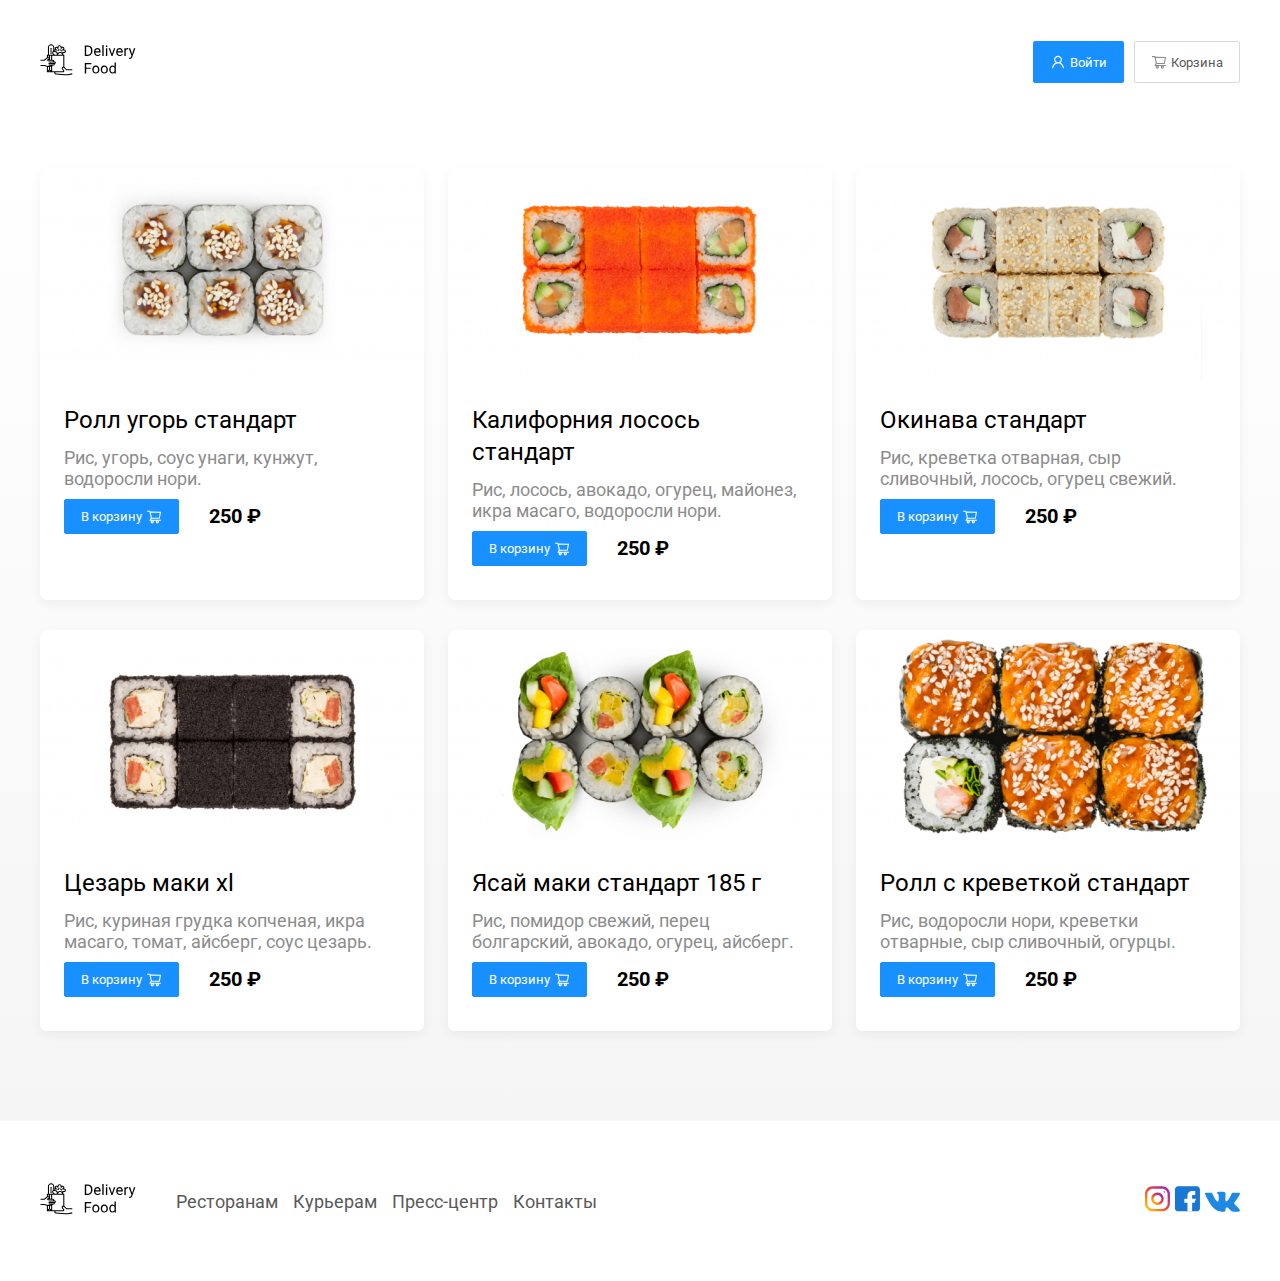
<file: goods.html>
<!DOCTYPE html>
<html lang="ru">

<head>
    <meta charset="UTF-8">
    <meta name="viewport" content="width=device-width, initial-scale=1.0">
    <link href="https://fonts.googleapis.com/css2?family=Roboto:wght@300;400;700&display=swap" rel="stylesheet">
    <link rel="stylesheet" href="./style.css">
    <title>Delivery Food</title>
</head>

<body>
    <div class="page-wrapper">
        <header class="header">
            <div class="container">
                <div class="header-box">
                    <a href="./index.html" class="header-logo logo">
                        <img src="./images/logo.svg" alt="logo">
                    </a>
                    <div class="header-controls">
                        <button class="btn btn-primary">
                            <img src="./icons/user.svg" alt="user">
                            Войти
                        </button>
                        <button class="btn btn-outline">
                            <img src="./icons/cart.svg" alt="cart">
                            Корзина
                        </button>
                    </div>
                </div>
            </div>
        </header>
        <main class="main">
            <section class="products">
                <div class="container">
                    <div class="products-wrapper">
                        <div class="products-card">
                            <div class="products-card__image">
                                <img src="./images/goods/goods-1.jpg" alt="goods">
                            </div>
                            <div class="products-card__description">
                                <div class="products-card__description--row">
                                    <h5 class="products-card__description--name">Ролл угорь стандарт</h5>
                                </div>
                                <div class="products-card__description--row">
                                    <p class="products-card__description--text">Рис, угорь, соус унаги, кунжут,
                                        водоросли нори.</p>
                                </div>
                                <div class="products-card__description--row">
                                    <div class="products-card__description-controls">
                                        <button class="btn btn-primary">
                                            В корзину
                                            <img src="./icons/cart-white.svg" alt="user">
                                        </button>
                                        <span class="products-card__description-controls--price">250 ₽</span>
                                    </div>
                                </div>
                            </div>
                        </div>
                        <div class="products-card">
                            <div class="products-card__image">
                                <img src="./images/goods/goods-2.jpg" alt="goods">
                            </div>
                            <div class="products-card__description">
                                <div class="products-card__description--row">
                                    <h5 class="products-card__description--name">Калифорния лосось стандарт</h5>
                                </div>
                                <div class="products-card__description--row">
                                    <p class="products-card__description--text">Рис, лосось, авокадо, огурец, майонез,
                                        икра масаго, водоросли нори.</p>
                                </div>
                                <div class="products-card__description--row">
                                    <div class="products-card__description-controls">
                                        <button class="btn btn-primary">
                                            В корзину
                                            <img src="./icons/cart-white.svg" alt="user">
                                        </button>
                                        <span class="products-card__description-controls--price">250 ₽</span>
                                    </div>
                                </div>
                            </div>
                        </div>
                        <div class="products-card">
                            <div class="products-card__image">
                                <img src="./images/goods/goods-3.jpg" alt="goods">
                            </div>
                            <div class="products-card__description">
                                <div class="products-card__description--row">
                                    <h5 class="products-card__description--name">Окинава стандарт</h5>
                                </div>
                                <div class="products-card__description--row">
                                    <p class="products-card__description--text"> Рис, креветка отварная, сыр сливочный,
                                        лосось, огурец свежий.</p>
                                </div>
                                <div class="products-card__description--row">
                                    <div class="products-card__description-controls">
                                        <button class="btn btn-primary">
                                            В корзину
                                            <img src="./icons/cart-white.svg" alt="user">
                                        </button>
                                        <span class="products-card__description-controls--price">250 ₽</span>
                                    </div>
                                </div>
                            </div>
                        </div>
                        <div class="products-card">
                            <div class="products-card__image">
                                <img src="./images/goods/goods-4.jpg" alt="goods">
                            </div>
                            <div class="products-card__description">
                                <div class="products-card__description--row">
                                    <h5 class="products-card__description--name">Цезарь маки хl</h5>
                                </div>
                                <div class="products-card__description--row">
                                    <p class="products-card__description--text">Рис, куриная грудка копченая, икра
                                        масаго, томат, айсберг, соус цезарь.</p>
                                </div>
                                <div class="products-card__description--row">
                                    <div class="products-card__description-controls">
                                        <button class="btn btn-primary">
                                            В корзину
                                            <img src="./icons/cart-white.svg" alt="user">
                                        </button>
                                        <span class="products-card__description-controls--price">250 ₽</span>
                                    </div>
                                </div>
                            </div>
                        </div>
                        <div class="products-card">
                            <div class="products-card__image">
                                <img src="./images/goods/goods-5.jpg" alt="goods">
                            </div>
                            <div class="products-card__description">
                                <div class="products-card__description--row">
                                    <h5 class="products-card__description--name">Ясай маки стандарт 185 г</h5>
                                </div>
                                <div class="products-card__description--row">
                                    <p class="products-card__description--text">Рис, помидор свежий, перец болгарский,
                                        авокадо, огурец, айсберг.</p>
                                </div>
                                <div class="products-card__description--row">
                                    <div class="products-card__description-controls">
                                        <button class="btn btn-primary">
                                            В корзину
                                            <img src="./icons/cart-white.svg" alt="user">
                                        </button>
                                        <span class="products-card__description-controls--price">250 ₽</span>
                                    </div>
                                </div>
                            </div>
                        </div>
                        <div class="products-card">
                            <div class="products-card__image">
                                <img src="./images/goods/goods-6.jpg" alt="goods">
                            </div>
                            <div class="products-card__description">
                                <div class="products-card__description--row">
                                    <h5 class="products-card__description--name">Ролл с креветкой стандарт</h5>
                                </div>
                                <div class="products-card__description--row">
                                    <p class="products-card__description--text">Рис, водоросли нори, креветки отварные,
                                        сыр сливочный, огурцы.</p>
                                </div>
                                <div class="products-card__description--row">
                                    <div class="products-card__description-controls">
                                        <button class="btn btn-primary">
                                            В корзину
                                            <img src="./icons/cart-white.svg" alt="user">
                                        </button>
                                        <span class="products-card__description-controls--price">250 ₽</span>
                                    </div>
                                </div>
                            </div>
                        </div>
                    </div>
                </div>
            </section>
        </main>
        <div class="cart-modal__overlay">
            <div class="cart-modal">
                <div class="cart-modal__header">
                    <h2 class="cart-modal__header--title">Корзина</h2>
                    <span class="cart-modal__header--close">
                        <img src="./icons/close.svg" alt="close">
                    </span>
                </div>
                <div class="cart-modal__body">
                    <div class="cart-item">
                        <div class="cart-item__title">
                            <p>Ролл угорь стандарт</p>
                        </div>
                        <div class="cart-item__controls">
                            <div class="cart-item__controls--price">
                                250 ₽
                            </div>
                            <button class="btn btn-outline">
                                -
                            </button>
                            <div class="cart-item__controls--count">
                                1
                            </div>
                            <button class="btn btn-outline">
                                +
                            </button>
                        </div>
                    </div>
                    <div class="cart-item">
                        <div class="cart-item__title">
                            <p>Ролл угорь стандарт</p>
                        </div>
                        <div class="cart-item__controls">
                            <div class="cart-item__controls--price">
                                250 ₽
                            </div>
                            <button class="btn btn-outline">
                                -
                            </button>
                            <div class="cart-item__controls--count">
                                1
                            </div>
                            <button class="btn btn-outline">
                                +
                            </button>
                        </div>
                    </div>
                    <div class="cart-item">
                        <div class="cart-item__title">
                            <p>Ролл угорь стандарт</p>
                        </div>
                        <div class="cart-item__controls">
                            <div class="cart-item__controls--price">
                                250 ₽
                            </div>
                            <button class="btn btn-outline">
                                -
                            </button>
                            <div class="cart-item__controls--count">
                                1
                            </div>
                            <button class="btn btn-outline">
                                +
                            </button>
                        </div>
                    </div>
                    <div class="cart-item">
                        <div class="cart-item__title">
                            <p>Ролл угорь стандарт</p>
                        </div>
                        <div class="cart-item__controls">
                            <div class="cart-item__controls--price">
                                250 ₽
                            </div>
                            <button class="btn btn-outline">
                                -
                            </button>
                            <div class="cart-item__controls--count">
                                1
                            </div>
                            <button class="btn btn-outline">
                                +
                            </button>
                        </div>
                    </div>
                    <div class="cart-item">
                        <div class="cart-item__title">
                            <p>Ролл угорь стандарт</p>
                        </div>
                        <div class="cart-item__controls">
                            <div class="cart-item__controls--price">
                                250 ₽
                            </div>
                            <button class="btn btn-outline">
                                -
                            </button>
                            <div class="cart-item__controls--count">
                                1
                            </div>
                            <button class="btn btn-outline">
                                +
                            </button>
                        </div>
                    </div>
                </div>
                <div class="cart-modal__footer">
                    <div class="cart-modal__footer--price">
                        1250 ₽
                    </div>
                    <div class="cart-modal__footer--controls">
                        <button class="btn btn-primary">
                            Оформить заказ
                        </button>
                        <button class="btn btn-outline">
                            Отмена
                        </button>
                    </div>
                </div>
            </div>
        </div>
        <footer class="footer">
            <div class="container">
                <div class="footer-box">
                    <a href="./index.html" class="footer-logo logo">
                        <img src="./images/logo.svg" alt="logo">
                    </a>
                    <div class="footer-nav">
                        <ul>
                            <li><a href="./goods.html">Ресторанам</a></li>
                            <li><a href="./goods.html">Курьерам</a></li>
                            <li><a href="./goods.html">Пресс-центр</a></li>
                            <li><a href="./goods.html">Контакты</a></li>
                        </ul>
                    </div>
                    <div class="footer-social">
                        <img src="./icons/instagram.svg" alt="instagram">
                        <img src="./icons/facebook.svg" alt="facebook">
                        <img src="./icons/vkontakte.svg" alt="vk">
                    </div>
                </div>
            </div>
        </footer>
    </div>
</body>

</html>
</file>
<file: style.css>
* {
    box-sizing: border-box;
    font-family: "Roboto", sans-serif;
    font-style: normal;
    line-height: normal;
}

a {
    text-decoration: none;
    color: inherit;
}

body {
    padding: 0;
    margin: 0;
}

main {
    flex-grow: 1;
    background: linear-gradient(180deg, rgba(245, 245, 245, 0) 1.04%, #f5f5f5 100%);
}

.page-wrapper {
    display: flex;
    flex-direction: column;
    min-height: 100vh;
}

.btn {
    display: flex;
    align-items: center;
    gap: 4px;
    padding: 8px 16px;
    border-radius: 2px;
    outline: none;
    cursor: pointer;
}

.btn-primary {
    background-color: #1890ff;
    border: 1px solid #1890ff;
    color: #fff;
}

.btn-outline {
    border: 1px solid #d9d9d9;
    box-shadow: 0px 0px 2px 0px rgba(0, 0, 0, 0.00);
    background: #fff;
    color: #595959;
}

.logo {
    max-width: 100px;
}

.logo img {
    width: 100%;
}

.container {
    height: 100%;
    width: 100%;
    max-width: 1230px;
    padding: 0 15px;
    margin: 0 auto;
}

.header {
    min-height: 124px;
    display: flex;
    align-items: center;
}

.header-box {
    display: flex;
    align-items: center;
    justify-content: space-between;
    height: 100%;
}

.header-controls {
    display: flex;
    align-items: center;
    justify-content: flex-end;
    gap: 10px;
}

.banner {
    margin-bottom: 56px;
}

.banner-item {
    background-image: url(./images/banner.png);
    background-color: #fff1b8;
    background-repeat: no-repeat;
    background-size: contain;
    background-position: center right;
    padding: 68px;
    border-radius: 10px;
}

.banner-item--title {
    color: #302C34;
    font-size: 39px;
    font-weight: 700;
    max-width: 40%;
    margin-top: 0;
    margin-bottom: 15px;
}

.banner-item--subtitle {
    font-weight: 400;
    font-size: 24px;
    color: #302c34;
    font-weight: 400;
    max-width: 50%;
    margin: 0;
}

.footer {
    min-height: 156px;
    display: flex;
    align-items: center;
    padding: 60px 0;
}

.footer-box {
    display: flex;
    align-items: center;
    justify-content: space-between;
    flex-wrap: wrap;
    height: 100%;
    gap: 36px;
}

.footer-nav {
    flex-grow: 1;
}

.footer-nav ul {
    display: flex;
    align-items: center;
    list-style: none;
    padding: 0;
    margin: 0;
    gap: 15px;
}

.footer-nav li {
    font-weight: 400;
    font-size: 18px;
    color: #595959;
}

.footer-socials {
    display: flex;
    align-items: center;
    justify-content: flex-end;
    gap: 20px;
}

.products-header {
    display: flex;
    justify-content: space-between;
    align-items: center;
    flex-wrap: wrap;
    gap: 24px;
}

.products-header--title {
    font-weight: 700;
    font-size: 36px;
    color: #000;
    margin: 0;
}

.products-header--search {
    min-width: 306px;
    height: 34px;
    flex-shrink: 0;
    border-radius: 2px;
    border: 1px solid #D9D9D9;
    color: #000;
    padding: 5px 12px;
}

.products-header--search:focus {
    border: 1px solid #d9d9d9;
    outline: none;
}

.products-header--search::placeholder {
    font-weight: 400;
    font-size: 16px;
    line-height: 150%;
    color: #bfbfbf;
}

.products-wrapper {
    margin-top: 44px;
    margin-bottom: 90px;
    display: flex;
    flex-wrap: wrap;
    row-gap: 30px;
    column-gap: 24px;
}

.products-card {
    width: calc((100% - 48px) / 3);
    box-shadow: 0 4px 12px 0 rgba(0, 0, 0, 0.05);
    background: #fff;
    border-radius: 7px;
    overflow: hidden;
    text-decoration: none;
}

.products-card__image {
    width: 100%;
}

.products-card__image img {
    width: 100%;
}

.products-card__description {
    padding: 20px 24px 34px 24px;
}

.products-card__description--row {
    display: flex;
    justify-content: space-between;
    align-items: center;
}

.products-card__description--row:not(:last-child) {
    margin-bottom: 10px;
}

.products-card__description--title {
    font-weight: 700;
    font-size: 24px;
    line-height: 133%;
    color: #000;
    margin: 0;
}

.products-card__description--badge {
    border-radius: 2px;
    padding: 1px 8px;
    width: 56px;
    height: 22px;
    background: #262626;
    font-weight: 400;
    font-size: 12px;
    line-height: 167%;
    color: #fff;
}

.products-card__description-info {
    display: flex;
    align-items: center;
    justify-content: flex-start;
    flex-wrap: wrap;
    row-gap: 25px;
    column-gap: 25px;
}

.products-card__description-info--raiting {
    display: flex;
    align-items: center;
    gap: 8px;
    font-weight: 700;
    font-size: 18px;
    line-height: 178%;
    color: #ffc107;
}

.products-card__description-info--price,
.products-card__description-info--group {
    font-weight: 400;
    font-size: 18px;
    line-height: 178%;
    color: #8c8c8c;
}

.products-card__description-info--price p,
.products-card__description-info--group p,
.products-card__description-info--raiting p {
    margin: 0;
}


.products-card__description-info--group {
    position: relative;
}

.products-card__description-info--group::before {
    position: absolute;
    left: -14px;
    top: 8px;
    content: '';
    display: block;
    width: 5px;
    height: 5px;
    border-radius: 50%;
    background: #8c8c8c;
}

.products-card__description--name {
    margin: 0;
    font-weight: 400;
    font-size: 24px;
    line-height: 133%;
    color: #000;
}

.products-card__description--text {
    margin: 0;
    font-weight: 400;
    font-size: 18px;
    color: #8c8c8c;
}

.products-card__description-controls {
    display: flex;
    justify-content: flex-start;
    align-items: center;
    flex-wrap: wrap;
    row-gap: 10px;
    column-gap: 30px;
}

.products-card__description-controls--price {
    font-weight: 700;
    font-size: 20px;
    line-height: 160%;
    color: #000;
}

.cart-modal__overlay {
    display: none;
    position: fixed;
    top: 0;
    bottom: 0;
    left: 0;
    right: 0;
    background: rgba(0, 0, 0, 0.40);
    align-items: center;
    justify-content: center;
}

.cart-modal__overlay.open {
    display: flex;
}

.cart-modal {
    width: 100%;
    max-width: 780px;
    padding: 40px 45px;
    border-radius: 5px;
    background-color: #fff;
}

.cart-modal__header {
    display: flex;
    justify-content: space-between;
    align-items: center;
    margin-bottom: 48px;
}

.cart-modal__header--title {
    font-weight: 700;
    font-size: 36px;
    color: #000;
    margin: 0;
}

.cart-modal__header--close {
    cursor: pointer;
}

.cart-item {
    display: flex;
    align-items: center;
    justify-content: space-between;
    flex-wrap: wrap;
    gap: 10px;
    border-bottom: 1px solid #d9d9d9;
}

.cart-item:not(:last-child) {
    padding-bottom: 10px;
    margin-bottom: 10px;
}

.cart-item__title {
    font-weight: 400;
    font-size: 18px;
    line-height: 178%;
    color: #000;
    margin: 0;
}

.cart-item__controls {
    display: flex;
    align-items: center;
    justify-content: flex-end;
    flex-wrap: wrap;
}

.cart-item__controls--price {
    font-weight: 700;
    font-size: 20px;
    line-height: 160%;
    color: #000;
    margin-right: 47px;
}

.cart-item__controls button {
    border: 1px solid #40A9FF;
    font-weight: 400;
    font-size: 14px;
    line-height: 157%;
    text-align: center;
    color: #40A9FF;
}

.cart-item__controls--count {
    margin-left: 15px;
    margin-right: 15px;
}


.cart-modal__footer {
    display: flex;
    align-items: center;
    justify-content: space-between;
    flex-wrap: wrap;
    gap: 10px;
    margin-top: 50px;
}

.cart-modal__footer--price {
    font-weight: 700;
    font-size: 20px;
    color: #fafafa;
    border-radius: 5px;
    padding: 15px 20px;
    width: 106px;
    height: 53px;
    background: #262626;
}

.cart-modal__footer--controls {
    display: flex;
    align-items: center;
    justify-content: flex-end;
    gap: 10px;
}

@media (max-width:991px) {
    .banner-item {
        background-image: none;
    }

    .banner-item--title {
        max-width: 100%;
        text-align: center;
    }

    .banner-item--subtitle {
        max-width: 100%;
        text-align: center;
    }

    .products-card {
        width: calc((100% - 24px) / 2);
    }
}

@media (max-width:768px) {

    .products-card {
        width: 100%;
    }
}
</file>
